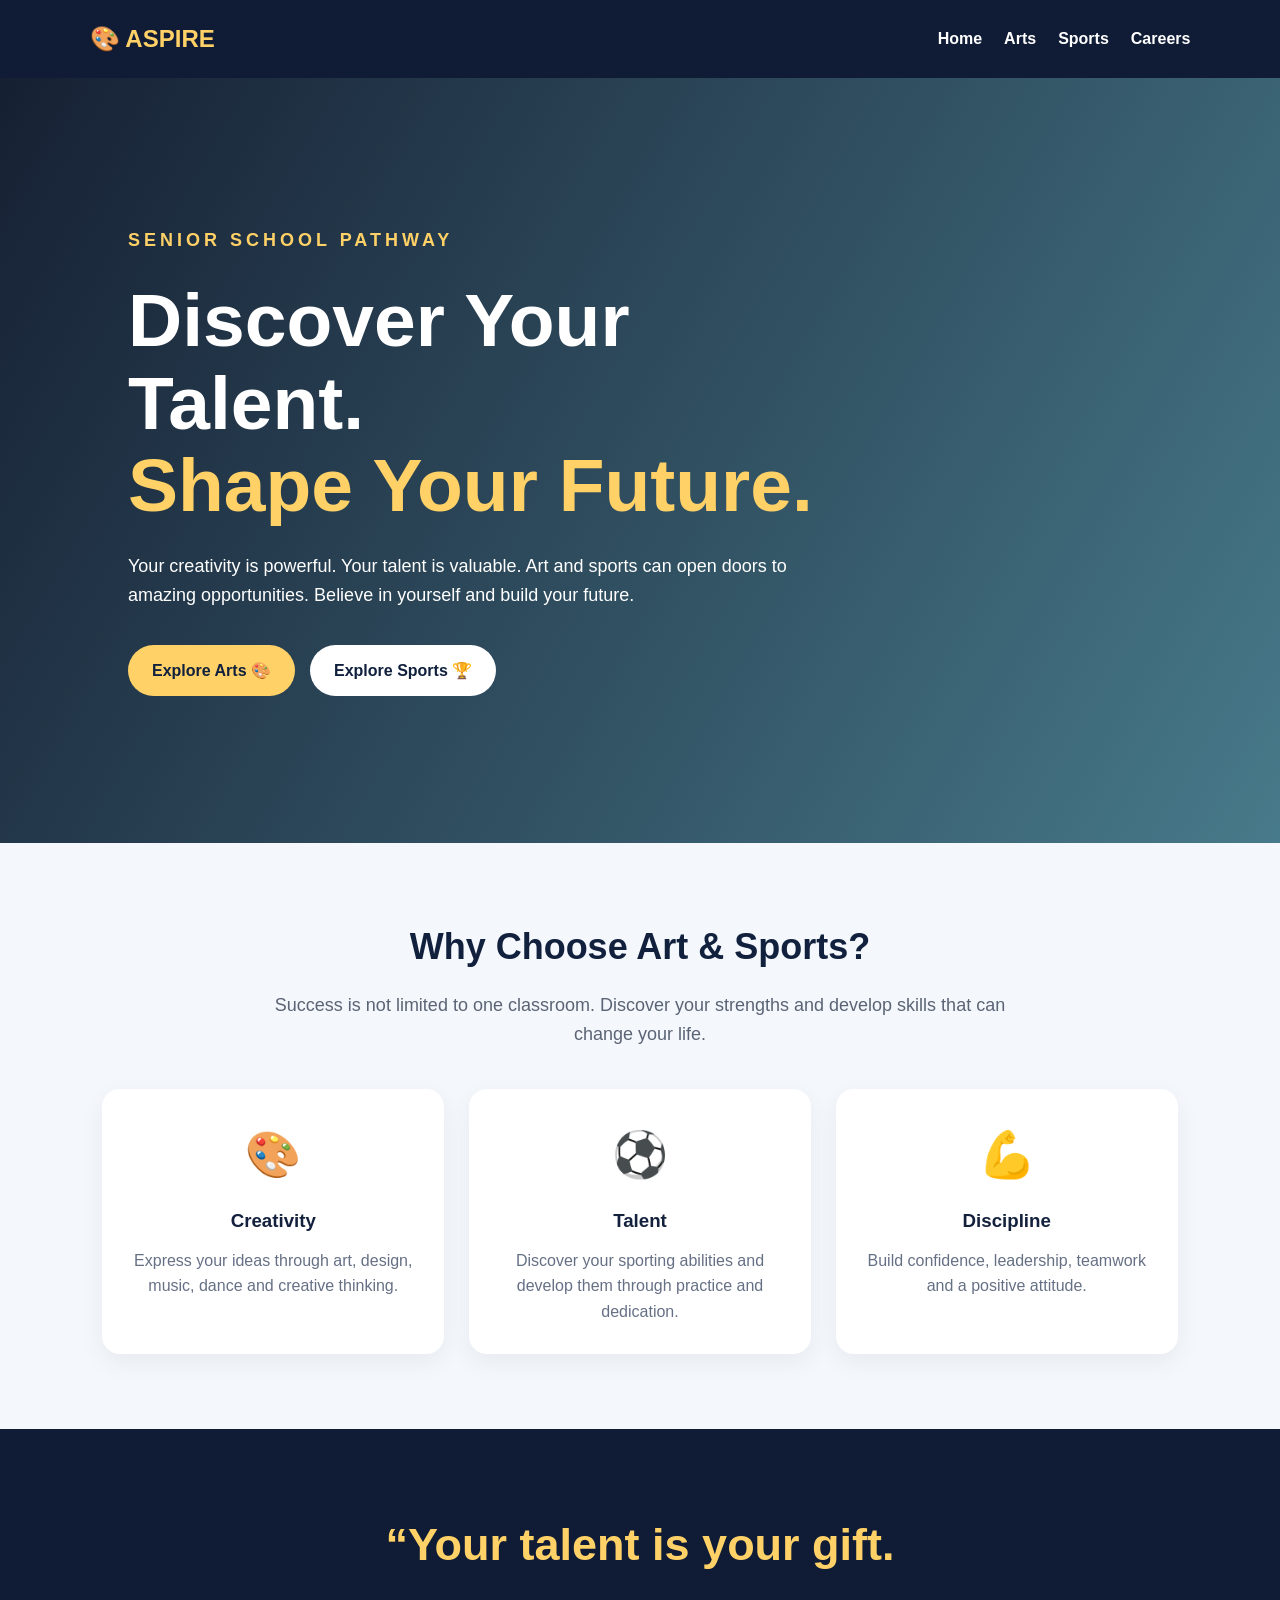
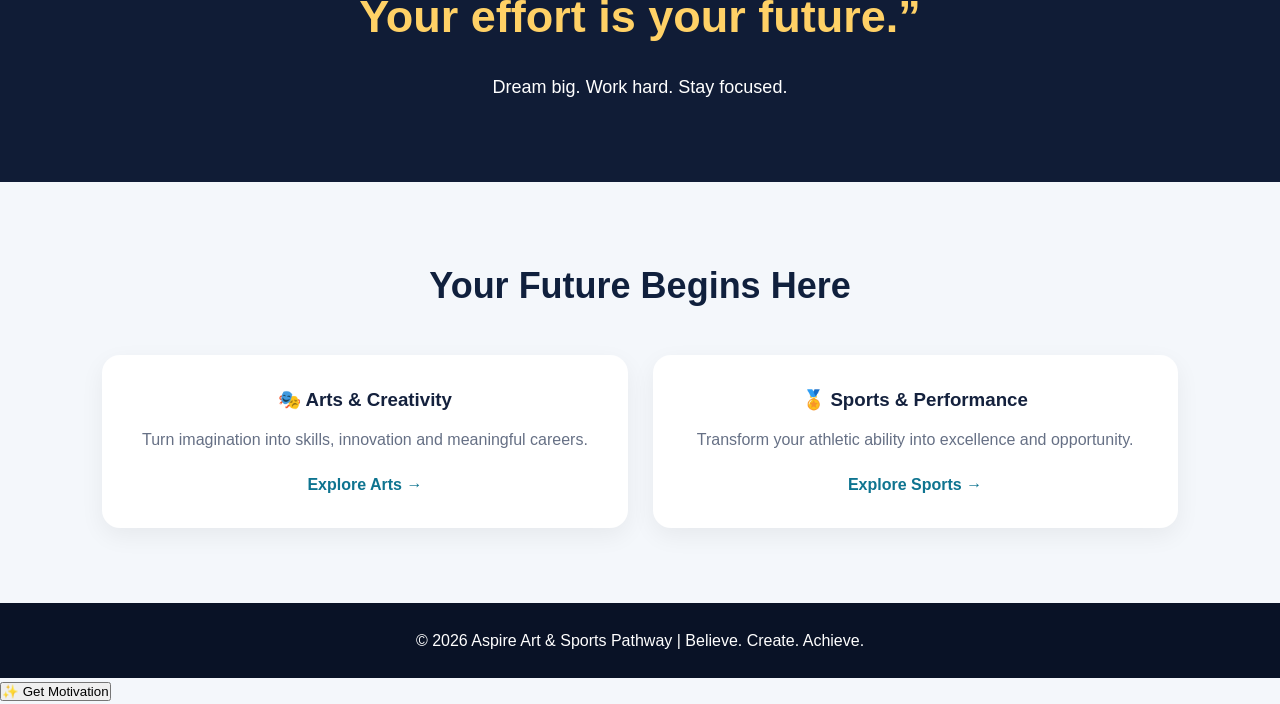
<file: index.html>
<!DOCTYPE html>
<html lang="en">
<head>
    <meta charset="UTF-8">
    <meta name="viewport" content="width=device-width, initial-scale=1.0">
    <title>Art & Sports Pathway</title>
    <link rel="stylesheet" href="style.css">
</head>
<body>

<header>
    <div class="logo">🎨 ASPIRE</div>
    <nav>
        <a href="index.html">Home</a>
        <a href="arts.html">Arts</a>
        <a href="sports.html">Sports</a>
        <a href="careers.html">Careers</a>
    </nav>
</header>

<section class="hero">
    <div class="hero-content">
        <p class="tagline">SENIOR SCHOOL PATHWAY</p>
        <h1>Discover Your Talent.<br>
        <span>Shape Your Future.</span></h1>

        <p>
            Your creativity is powerful. Your talent is valuable.
            Art and sports can open doors to amazing opportunities.
            Believe in yourself and build your future.
        </p>

        <div class="buttons">
            <a href="arts.html" class="btn">Explore Arts 🎨</a>
            <a href="sports.html" class="btn secondary">Explore Sports 🏆</a>
        </div>
    </div>
</section>

<section class="section">
    <h2>Why Choose Art & Sports?</h2>
    <p class="subtitle">
        Success is not limited to one classroom.
        Discover your strengths and develop skills that can change your life.
    </p>

    <div class="cards">
        <div class="card">
            <div class="icon">🎨</div>
            <h3>Creativity</h3>
            <p>Express your ideas through art, design, music, dance and creative thinking.</p>
        </div>

        <div class="card">
            <div class="icon">⚽</div>
            <h3>Talent</h3>
            <p>Discover your sporting abilities and develop them through practice and dedication.</p>
        </div>

        <div class="card">
            <div class="icon">💪</div>
            <h3>Discipline</h3>
            <p>Build confidence, leadership, teamwork and a positive attitude.</p>
        </div>
    </div>
</section>

<section class="quote-section">
    <h2>“Your talent is your gift.<br>Your effort is your future.”</h2>
    <p>Dream big. Work hard. Stay focused.</p>
</section>

<section class="section">
    <h2>Your Future Begins Here</h2>
    <div class="cards">
        <div class="card">
            <h3>🎭 Arts & Creativity</h3>
            <p>Turn imagination into skills, innovation and meaningful careers.</p>
            <a href="arts.html" class="text-link">Explore Arts →</a>
        </div>

        <div class="card">
            <h3>🏅 Sports & Performance</h3>
            <p>Transform your athletic ability into excellence and opportunity.</p>
            <a href="sports.html" class="text-link">Explore Sports →</a>
        </div>
    </div>
</section>

<footer>
    <p>© 2026 Aspire Art & Sports Pathway | Believe. Create. Achieve.</p>
</footer>

<script src="script.js"></script>
</body>
</html>
</file>
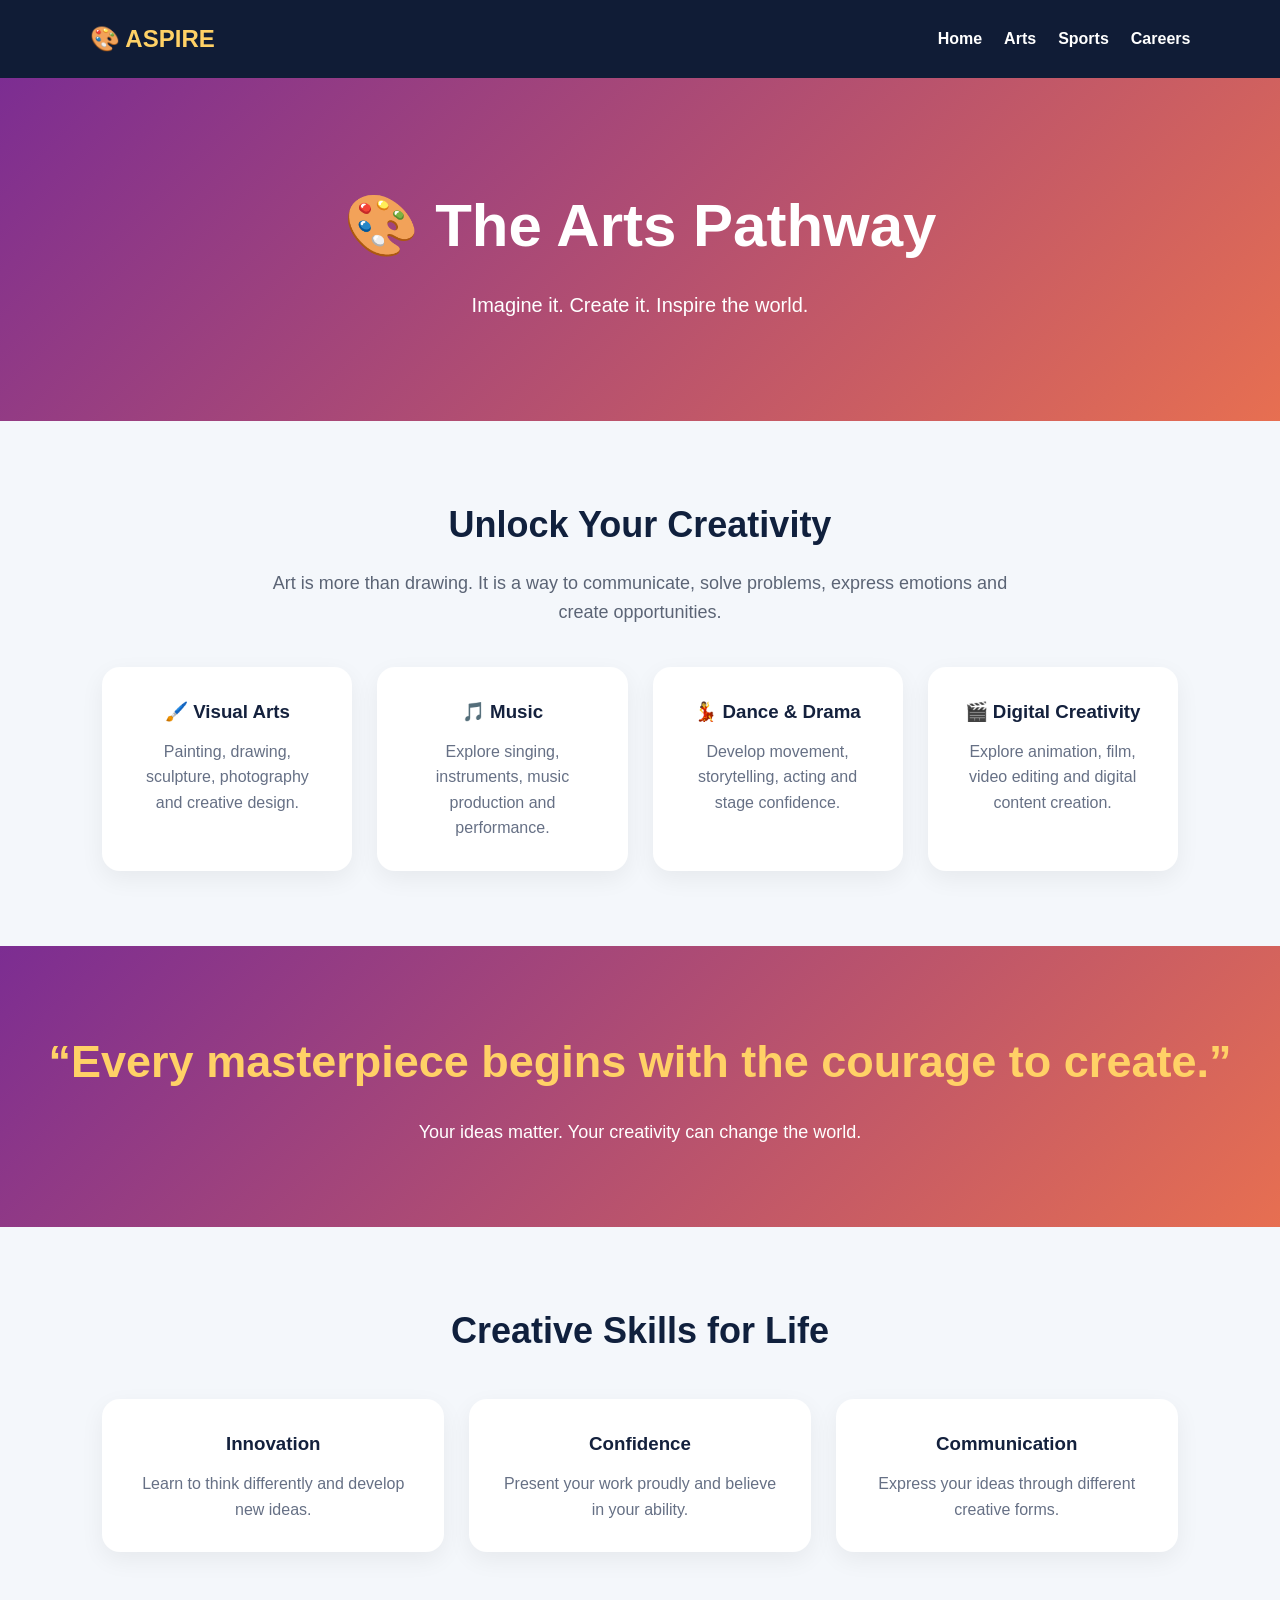
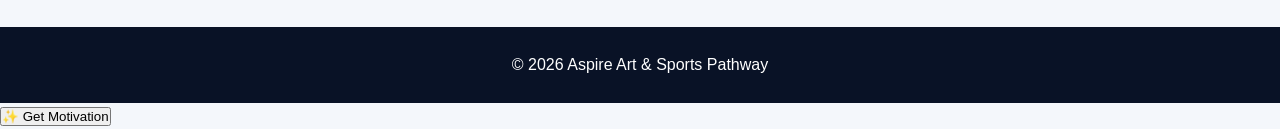
<file: art.html>
<!DOCTYPE html>
<html lang="en">
<head>
    <meta charset="UTF-8">
    <meta name="viewport" content="width=device-width, initial-scale=1.0">
    <title>Arts Pathway</title>
    <link rel="stylesheet" href="style.css">
</head>
<body>

<header>
    <div class="logo">🎨 ASPIRE</div>
    <nav>
        <a href="index.html">Home</a>
        <a href="arts.html">Arts</a>
        <a href="sports.html">Sports</a>
        <a href="careers.html">Careers</a>
    </nav>
</header>

<section class="page-hero arts-hero">
    <h1>🎨 The Arts Pathway</h1>
    <p>Imagine it. Create it. Inspire the world.</p>
</section>

<section class="section">
    <h2>Unlock Your Creativity</h2>
    <p class="subtitle">
        Art is more than drawing. It is a way to communicate,
        solve problems, express emotions and create opportunities.
    </p>

    <div class="cards">
        <div class="card">
            <h3>🖌️ Visual Arts</h3>
            <p>Painting, drawing, sculpture, photography and creative design.</p>
        </div>

        <div class="card">
            <h3>🎵 Music</h3>
            <p>Explore singing, instruments, music production and performance.</p>
        </div>

        <div class="card">
            <h3>💃 Dance & Drama</h3>
            <p>Develop movement, storytelling, acting and stage confidence.</p>
        </div>

        <div class="card">
            <h3>🎬 Digital Creativity</h3>
            <p>Explore animation, film, video editing and digital content creation.</p>
        </div>
    </div>
</section>

<section class="quote-section art-quote">
    <h2>“Every masterpiece begins with the courage to create.”</h2>
    <p>Your ideas matter. Your creativity can change the world.</p>
</section>

<section class="section">
    <h2>Creative Skills for Life</h2>
    <div class="cards">
        <div class="card">
            <h3>Innovation</h3>
            <p>Learn to think differently and develop new ideas.</p>
        </div>

        <div class="card">
            <h3>Confidence</h3>
            <p>Present your work proudly and believe in your ability.</p>
        </div>

        <div class="card">
            <h3>Communication</h3>
            <p>Express your ideas through different creative forms.</p>
        </div>
    </div>
</section>

<footer>
    <p>© 2026 Aspire Art & Sports Pathway</p>
</footer>

<script src="script.js"></script>
</body>
</html>
</file>
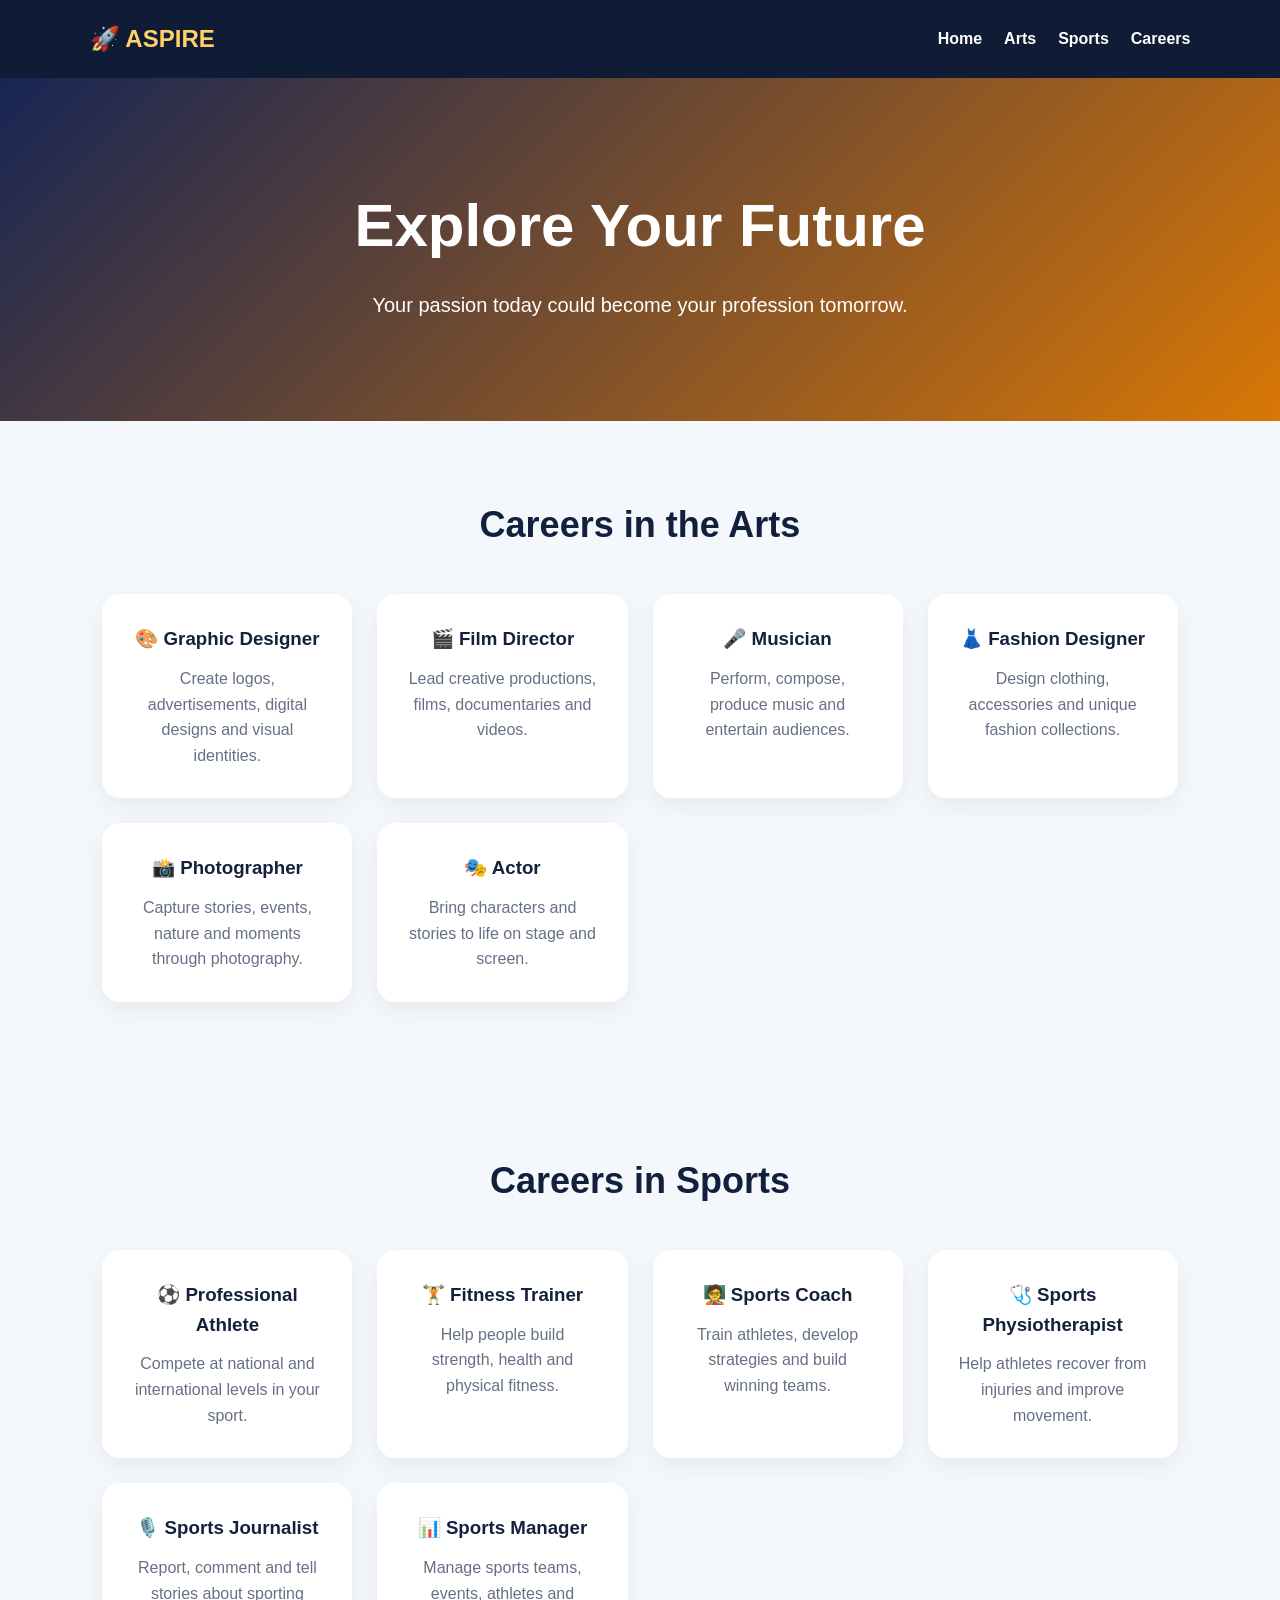
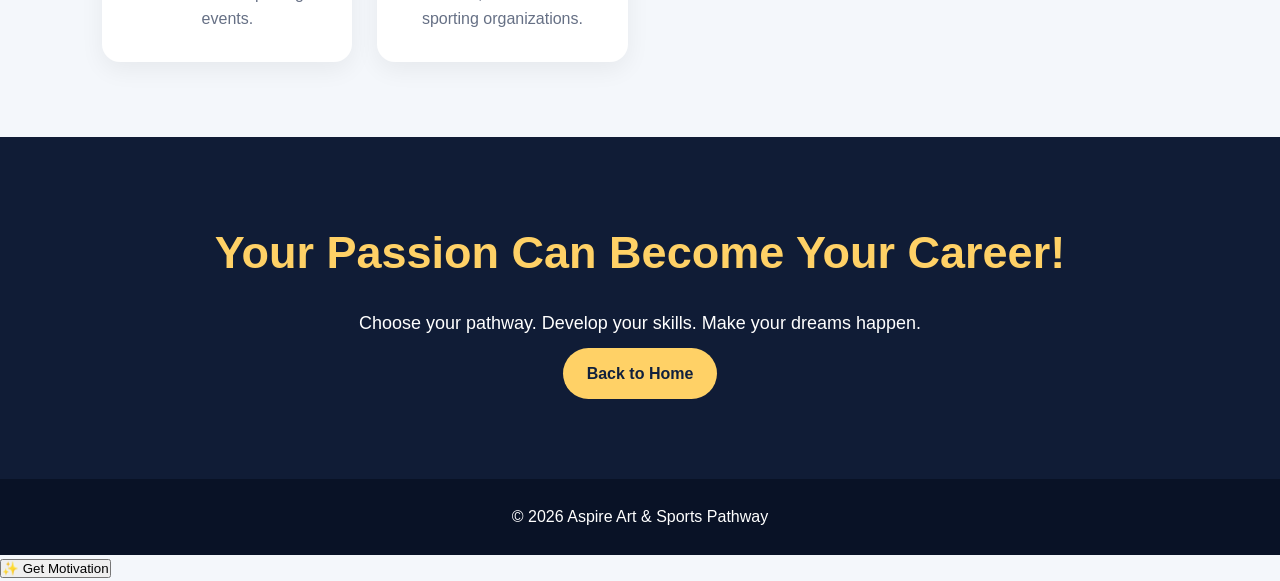
<file: careers.html>
<!DOCTYPE html>
<html lang="en">
<head>
    <meta charset="UTF-8">
    <meta name="viewport" content="width=device-width, initial-scale=1.0">
    <title>Careers in Arts & Sports</title>
    <link rel="stylesheet" href="style.css">
</head>
<body>

<header>
    <div class="logo">🚀 ASPIRE</div>
    <nav>
        <a href="index.html">Home</a>
        <a href="arts.html">Arts</a>
        <a href="sports.html">Sports</a>
        <a href="careers.html">Careers</a>
    </nav>
</header>

<section class="page-hero careers-hero">
    <h1>Explore Your Future</h1>
    <p>Your passion today could become your profession tomorrow.</p>
</section>

<section class="section">
    <h2>Careers in the Arts</h2>

    <div class="cards">
        <div class="card">
            <h3>🎨 Graphic Designer</h3>
            <p>Create logos, advertisements, digital designs and visual identities.</p>
        </div>

        <div class="card">
            <h3>🎬 Film Director</h3>
            <p>Lead creative productions, films, documentaries and videos.</p>
        </div>

        <div class="card">
            <h3>🎤 Musician</h3>
            <p>Perform, compose, produce music and entertain audiences.</p>
        </div>

        <div class="card">
            <h3>👗 Fashion Designer</h3>
            <p>Design clothing, accessories and unique fashion collections.</p>
        </div>

        <div class="card">
            <h3>📸 Photographer</h3>
            <p>Capture stories, events, nature and moments through photography.</p>
        </div>

        <div class="card">
            <h3>🎭 Actor</h3>
            <p>Bring characters and stories to life on stage and screen.</p>
        </div>
    </div>
</section>

<section class="section">
    <h2>Careers in Sports</h2>

    <div class="cards">
        <div class="card">
            <h3>⚽ Professional Athlete</h3>
            <p>Compete at national and international levels in your sport.</p>
        </div>

        <div class="card">
            <h3>🏋️ Fitness Trainer</h3>
            <p>Help people build strength, health and physical fitness.</p>
        </div>

        <div class="card">
            <h3>🧑‍🏫 Sports Coach</h3>
            <p>Train athletes, develop strategies and build winning teams.</p>
        </div>

        <div class="card">
            <h3>🩺 Sports Physiotherapist</h3>
            <p>Help athletes recover from injuries and improve movement.</p>
        </div>

        <div class="card">
            <h3>🎙️ Sports Journalist</h3>
            <p>Report, comment and tell stories about sporting events.</p>
        </div>

        <div class="card">
            <h3>📊 Sports Manager</h3>
            <p>Manage sports teams, events, athletes and sporting organizations.</p>
        </div>
    </div>
</section>

<section class="quote-section">
    <h2>Your Passion Can Become Your Career!</h2>
    <p>Choose your pathway. Develop your skills. Make your dreams happen.</p>
    <a href="index.html" class="btn">Back to Home</a>
</section>

<footer>
    <p>© 2026 Aspire Art & Sports Pathway</p>
</footer>

<script src="script.js"></script>
</body>
</html>
</file>
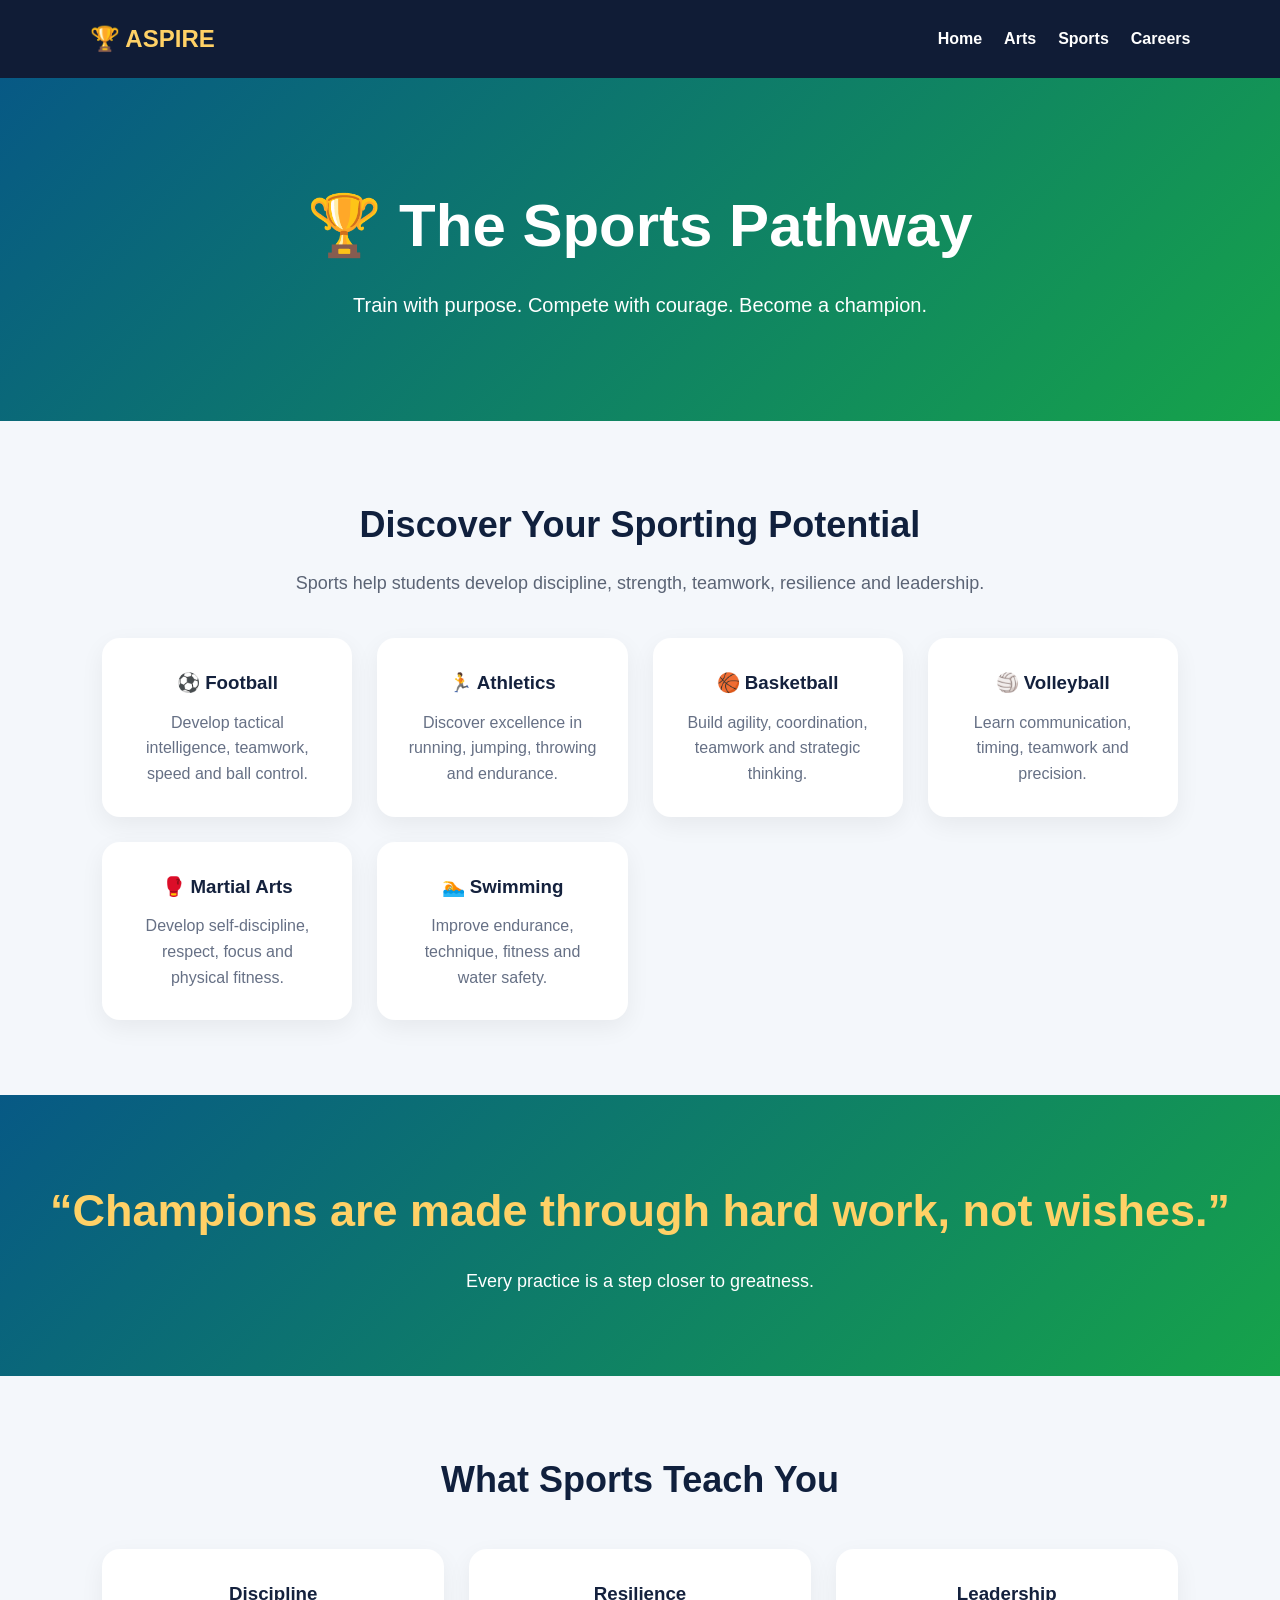
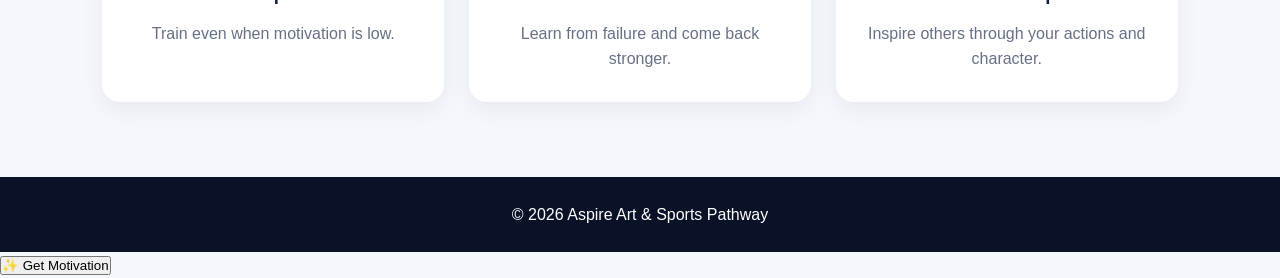
<file: sports.html>
<!DOCTYPE html>
<html lang="en">
<head>
    <meta charset="UTF-8">
    <meta name="viewport" content="width=device-width, initial-scale=1.0">
    <title>Sports Pathway</title>
    <link rel="stylesheet" href="style.css">
</head>
<body>

<header>
    <div class="logo">🏆 ASPIRE</div>
    <nav>
        <a href="index.html">Home</a>
        <a href="arts.html">Arts</a>
        <a href="sports.html">Sports</a>
        <a href="careers.html">Careers</a>
    </nav>
</header>

<section class="page-hero sports-hero">
    <h1>🏆 The Sports Pathway</h1>
    <p>Train with purpose. Compete with courage. Become a champion.</p>
</section>

<section class="section">
    <h2>Discover Your Sporting Potential</h2>
    <p class="subtitle">
        Sports help students develop discipline, strength,
        teamwork, resilience and leadership.
    </p>

    <div class="cards">
        <div class="card">
            <h3>⚽ Football</h3>
            <p>Develop tactical intelligence, teamwork, speed and ball control.</p>
        </div>

        <div class="card">
            <h3>🏃 Athletics</h3>
            <p>Discover excellence in running, jumping, throwing and endurance.</p>
        </div>

        <div class="card">
            <h3>🏀 Basketball</h3>
            <p>Build agility, coordination, teamwork and strategic thinking.</p>
        </div>

        <div class="card">
            <h3>🏐 Volleyball</h3>
            <p>Learn communication, timing, teamwork and precision.</p>
        </div>

        <div class="card">
            <h3>🥊 Martial Arts</h3>
            <p>Develop self-discipline, respect, focus and physical fitness.</p>
        </div>

        <div class="card">
            <h3>🏊 Swimming</h3>
            <p>Improve endurance, technique, fitness and water safety.</p>
        </div>
    </div>
</section>

<section class="quote-section sports-quote">
    <h2>“Champions are made through hard work, not wishes.”</h2>
    <p>Every practice is a step closer to greatness.</p>
</section>

<section class="section">
    <h2>What Sports Teach You</h2>

    <div class="cards">
        <div class="card">
            <h3>Discipline</h3>
            <p>Train even when motivation is low.</p>
        </div>

        <div class="card">
            <h3>Resilience</h3>
            <p>Learn from failure and come back stronger.</p>
        </div>

        <div class="card">
            <h3>Leadership</h3>
            <p>Inspire others through your actions and character.</p>
        </div>
    </div>
</section>

<footer>
    <p>© 2026 Aspire Art & Sports Pathway</p>
</footer>

<script src="script.js"></script>
</body>
</html>
</file>
<file: style.css>
/* GENERAL SETTINGS */
* {
    margin: 0;
    padding: 0;
    box-sizing: border-box;
}

body {
    font-family: Arial, Helvetica, sans-serif;
    background: #f4f7fb;
    color: #172033;
    line-height: 1.6;
}

/* HEADER */
header {
    display: flex;
    justify-content: space-between;
    align-items: center;
    padding: 20px 7%;
    background: #101c36;
    color: white;
    flex-wrap: wrap;
}

.logo {
    font-size: 24px;
    font-weight: bold;
    color: #ffd166;
}

nav {
    display: flex;
    gap: 22px;
    flex-wrap: wrap;
}

nav a {
    color: white;
    text-decoration: none;
    font-weight: bold;
    transition: 0.3s;
}

nav a:hover {
    color: #ffd166;
}

/* HOME HERO */
.hero {
    min-height: 85vh;
    display: flex;
    align-items: center;
    padding: 70px 10%;
    color: white;
    background:
        linear-gradient(120deg, rgba(10,20,40,.95), rgba(13,80,100,.75)),
        url('https://images.unsplash.com/photo-1517836357463-d25dfeac3438?auto=format&fit=crop&w=1600&q=80');
    background-size: cover;
    background-position: center;
}

.hero-content {
    max-width: 700px;
}

.tagline {
    color: #ffd166;
    font-weight: bold;
    letter-spacing: 4px;
    margin-bottom: 20px;
}

.hero h1 {
    font-size: clamp(40px, 6vw, 75px);
    line-height: 1.1;
    margin-bottom: 25px;
}

.hero h1 span {
    color: #ffd166;
}

.hero p {
    font-size: 18px;
    margin-bottom: 25px;
}

/* BUTTONS */
.buttons {
    display: flex;
    gap: 15px;
    flex-wrap: wrap;
}

.btn {
    display: inline-block;
    padding: 13px 24px;
    background: #ffd166;
    color: #10203d;
    border-radius: 30px;
    text-decoration: none;
    font-weight: bold;
    transition: 0.3s;
    margin-top: 10px;
}

.btn:hover {
    transform: translateY(-3px);
    background: #ffb703;
}

.btn.secondary {
    background: white;
    color: #10203d;
}

/* PAGE HERO */
.page-hero {
    padding: 100px 20px;
    text-align: center;
    color: white;
    background: linear-gradient(135deg, #172554, #0f766e);
}

.page-hero h1 {
    font-size: clamp(35px, 5vw, 60px);
    margin-bottom: 15px;
}

.page-hero p {
    font-size: 20px;
}

.arts-hero {
    background: linear-gradient(135deg, #7c2d92, #e76f51);
}

.sports-hero {
    background: linear-gradient(135deg, #075985, #16a34a);
}

.careers-hero {
    background: linear-gradient(135deg, #172554, #d97706);
}

/* SECTIONS */
.section {
    padding: 75px 8%;
    text-align: center;
}

.section h2 {
    font-size: 36px;
    margin-bottom: 15px;
    color: #10203d;
}

.subtitle {
    max-width: 750px;
    margin: 0 auto 40px;
    color: #5b6475;
    font-size: 18px;
}

/* CARDS */
.cards {
    display: grid;
    grid-template-columns: repeat(auto-fit, minmax(240px, 1fr));
    gap: 25px;
    margin-top: 40px;
}

.card {
    padding: 30px;
    background: white;
    border-radius: 18px;
    box-shadow: 0 8px 25px rgba(0,0,0,0.06);
    transition: 0.3s;
}

.card:hover {
    transform: translateY(-8px);
    box-shadow: 0 15px 30px rgba(0,0,0,0.12);
}

.card h3 {
    margin-bottom: 12px;
    color: #14213d;
}

.card p {
    color: #667085;
}

.icon {
    font-size: 45px;
    margin-bottom: 15px;
}

/* QUOTES */
.quote-section {
    padding: 80px 20px;
    background: #101c36;
    text-align: center;
    color: white;
}

.quote-section h2 {
    font-size: clamp(28px, 4vw, 45px);
    color: #ffd166;
    margin-bottom: 20px;
}

.quote-section p {
    font-size: 18px;
}

.art-quote {
    background: linear-gradient(135deg, #7c2d92, #e76f51);
}

.sports-quote {
    background: linear-gradient(135deg, #075985, #16a34a);
}

.text-link {
    display: inline-block;
    color: #0e7490;
    text-decoration: none;
    font-weight: bold;
    margin-top: 20px;
}

/* FOOTER */
footer {
    padding: 25px;
    text-align: center;
    background: #091226;
    color: white;
}

/* MOBILE RESPONSIVENESS */
@media (max-width: 768px) {
    header {
        flex-direction: column;
        gap: 18px;
    }

    nav {
        justify-content: center;
    }

    .hero {
        min-height: 75vh;
        padding: 50px 7%;
    }

    .section {
        padding: 50px 6%;
    }

    .section h2 {
        font-size: 28px;
    }
}
</file>
